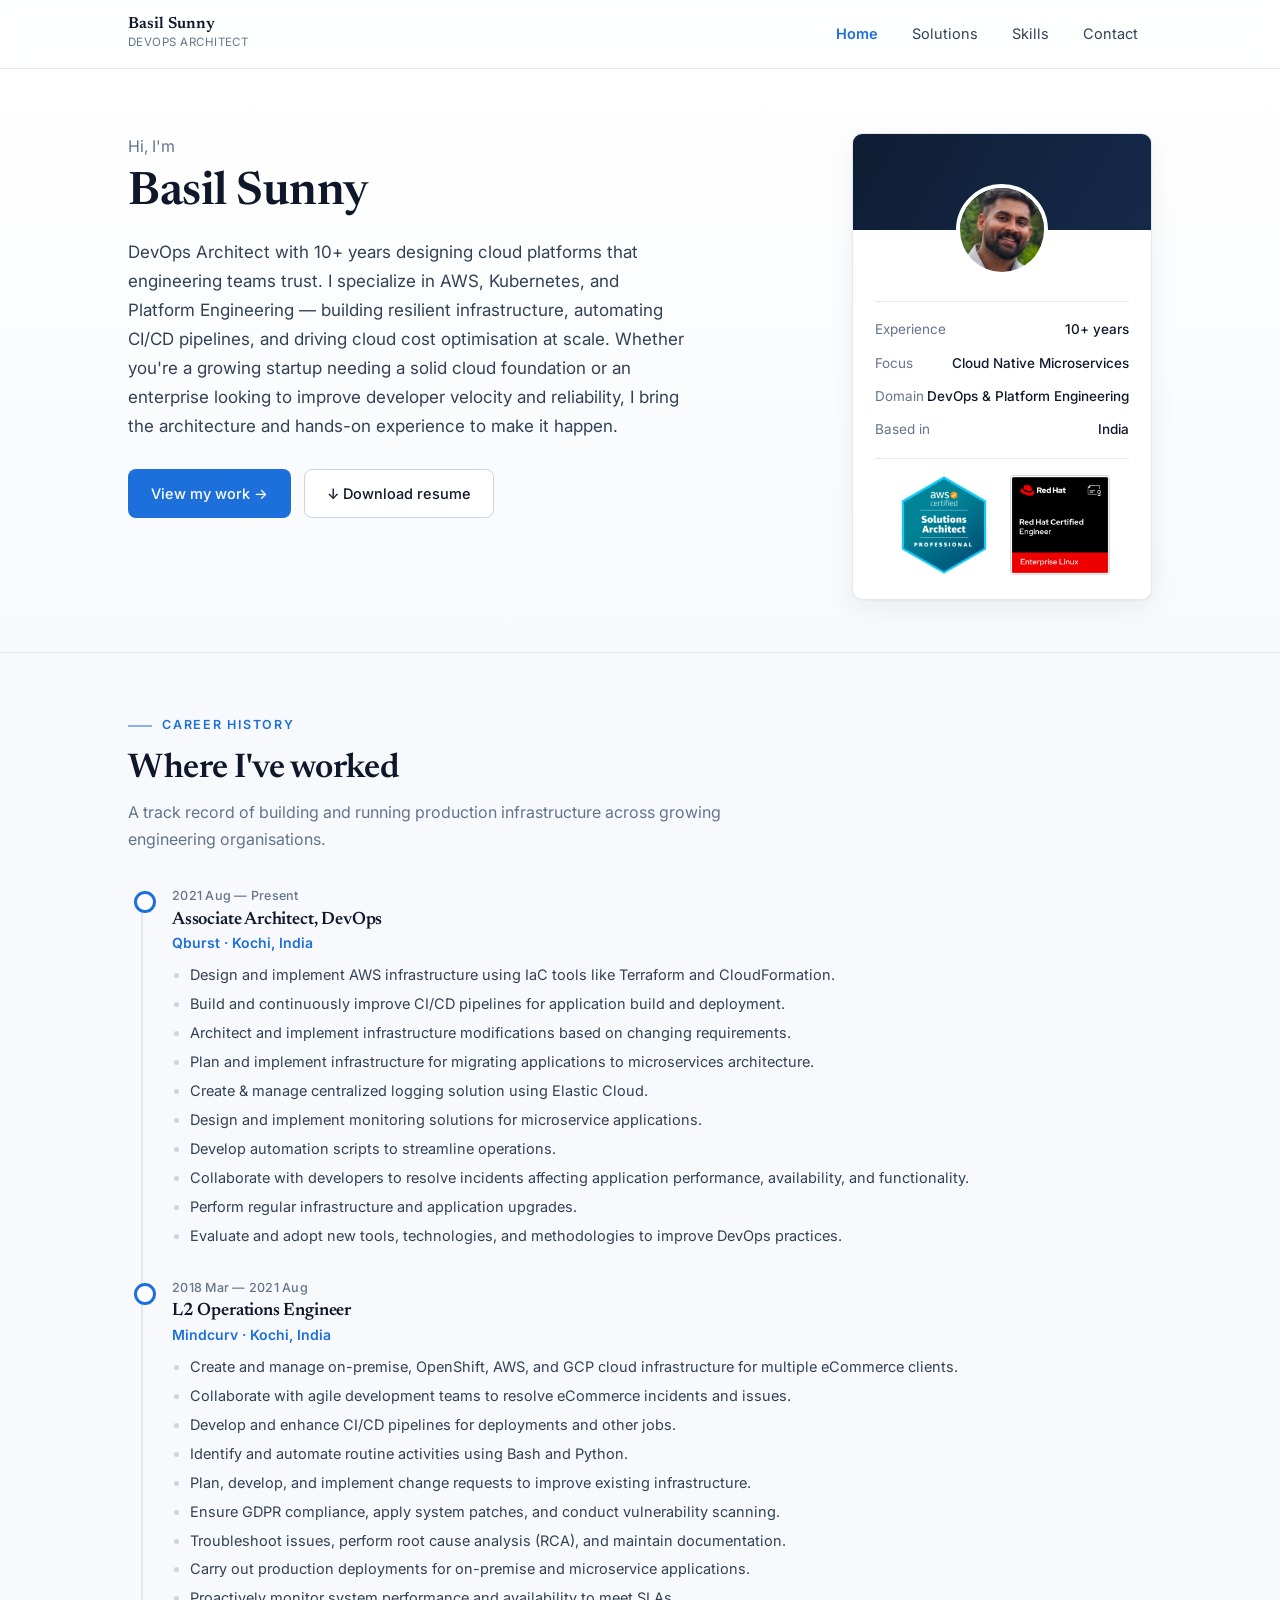
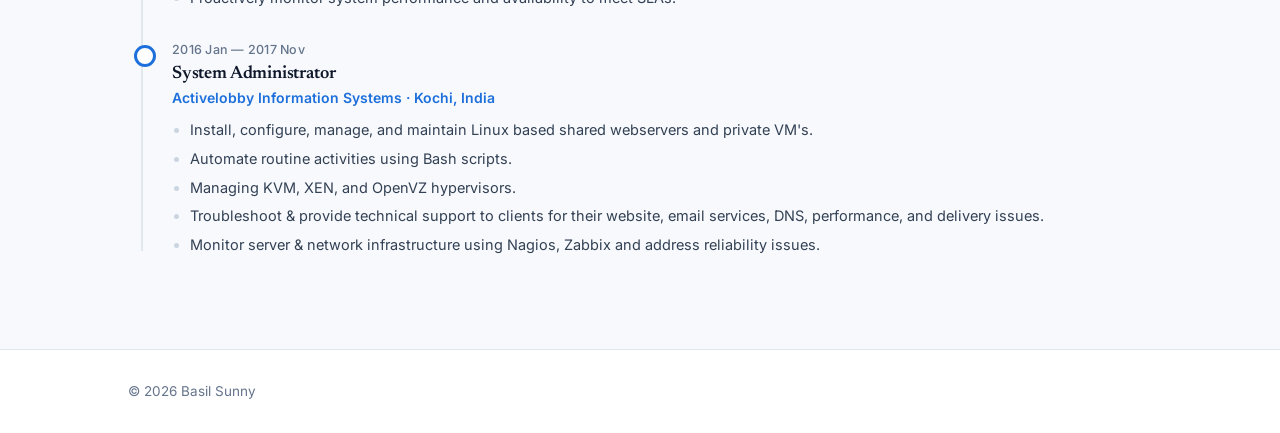
<file: index.html>
<!DOCTYPE html>
<html lang="en">
<head>
<meta charset="UTF-8">
<meta name="viewport" content="width=device-width, initial-scale=1.0">
<title>Basil Sunny — DevOps Architect</title>
<link rel="icon" href="favicon.svg" type="image/svg+xml">
<link rel="preconnect" href="https://fonts.googleapis.com">
<link rel="preconnect" href="https://fonts.gstatic.com" crossorigin>
<link href="https://fonts.googleapis.com/css2?family=Inter:wght@400;500;600&family=Newsreader:opsz,wght@6..72,400;6..72,500;6..72,600&display=swap" rel="stylesheet">
<link rel="stylesheet" href="styles.css">
</head>
<body>

<nav class="nav">
  <div class="wrap nav-in">
    <a href="index.html" class="brand">
      <span class="who"><b>Basil Sunny</b><span>DevOps Architect</span></span>
    </a>
    <div class="nav-links" id="navlinks">
      <a href="index.html" class="active">Home</a>
      <a href="problems.html">Solutions</a>
      <a href="skills.html">Skills</a>
      <a href="contact.html">Contact</a>
    </div>
    <button class="menu-btn" id="menuBtn" aria-label="Menu">≡</button>
  </div>
</nav>

<section class="pagehead">
  <div class="wrap">
    <div class="hero">
      <div>
        <div class="greeting">Hi, I'm</div>
        <h1>Basil Sunny</h1>
        <p class="lede">DevOps Architect with 10+ years designing cloud platforms that engineering teams trust. I specialize in AWS, Kubernetes, and Platform Engineering — building resilient infrastructure, automating CI/CD pipelines, and driving cloud cost optimisation at scale. Whether you're a growing startup needing a solid cloud foundation or an enterprise looking to improve developer velocity and reliability, I bring the architecture and hands-on experience to make it happen.</p>
        <div class="ctas">
          <a href="problems.html" class="btn btn-primary">View my work →</a>
          <a href="resume.pdf" class="btn btn-outline">↓ Download resume</a>
        </div>
      </div>
      <div class="profile-card reveal">
        <div class="ph"></div>
        <div class="body">
          <img src="profile.jpg" alt="Basil Sunny" class="avatar" onerror="this.style.display='none'">
          <ul>
            <li><span>Experience</span><b>10+ years</b></li>
            <li><span>Focus</span><b>Cloud Native Microservices</b></li>
            <li><span>Domain</span><b>DevOps & Platform Engineering</b></li>
            <li><span>Based in</span><b>India</b></li>
          </ul>
          <div class="certs">
            <a href="https://cp.certmetrics.com/amazon/en/public/verify/credential/7cb7b8e224434676aa46326fd87bcc3a" target="_blank" rel="noopener" title="Verify AWS Certified Solutions Architect – Professional">
              <img src="aws-sap-badge.png" alt="AWS Certified Solutions Architect – Professional badge">
            </a>
            <a href="https://rhtapps.redhat.com/verify?certId=150-174-316" target="_blank" rel="noopener" title="Verify Red Hat Certified Engineer">
              <img src="redhat-rhce-badge.png" alt="Red Hat Certified Engineer badge">
            </a>
          </div>
        </div>
      </div>
    </div>
  </div>
</section>

<section>
  <div class="wrap">
    <div class="sec-head reveal">
      <div class="eyebrow">Career history</div>
      <h2>Where I've worked</h2>
      <p>A track record of building and running production infrastructure across growing engineering organisations.</p>
    </div>

    <div class="timeline">
      <div class="job reveal">
        <div class="when">2021 Aug — Present</div>
        <h3>Associate Architect, DevOps</h3>
        <div class="co">Qburst · Kochi, India</div>
        <ul>
          <li>Design and implement AWS infrastructure using IaC tools like Terraform and CloudFormation.</li>
          <li>Build and continuously improve CI/CD pipelines for application build and deployment.</li>
          <li>Architect and implement infrastructure modifications based on changing requirements.</li>
          <li>Plan and implement infrastructure for migrating applications to microservices architecture.</li>
          <li>Create & manage centralized logging solution using Elastic Cloud.</li>
          <li>Design and implement monitoring solutions for microservice applications.</li>
          <li>Develop automation scripts to streamline operations.</li>
          <li>Collaborate with developers to resolve incidents affecting application performance, availability, and functionality.</li>
          <li>Perform regular infrastructure and application upgrades.</li>
          <li>Evaluate and adopt new tools, technologies, and methodologies to improve DevOps practices.</li>
        </ul>
      </div>
      <div class="job reveal">
        <div class="when">2018 Mar — 2021 Aug</div>
        <h3>L2 Operations Engineer</h3>
        <div class="co">Mindcurv · Kochi, India</div>
        <ul>
        <li>Create and manage on-premise, OpenShift, AWS, and GCP cloud infrastructure for multiple eCommerce clients.</li>
        <li>Collaborate with agile development teams to resolve eCommerce incidents and issues.</li>
        <li>Develop and enhance CI/CD pipelines for deployments and other jobs.</li>
        <li>Identify and automate routine activities using Bash and Python.</li>
        <li>Plan, develop, and implement change requests to improve existing infrastructure.</li>
        <li>Ensure GDPR compliance, apply system patches, and conduct vulnerability scanning.</li>
        <li>Troubleshoot issues, perform root cause analysis (RCA), and maintain documentation.</li>
        <li>Carry out production deployments for on-premise and microservice applications.</li>
        <li>Proactively monitor system performance and availability to meet SLAs.</li>
        </ul>
      </div>
      <div class="job reveal">
        <div class="when">2016 Jan — 2017 Nov</div>
        <h3>System Administrator</h3>
        <div class="co">Activelobby Information Systems · Kochi, India</div>
        <ul>
          <li>Install, configure, manage, and maintain Linux based shared webservers and private VM's.</li>
          <li>Automate routine activities using Bash scripts.</li>
          <li>Managing KVM, XEN, and OpenVZ hypervisors.</li>
          <li>Troubleshoot & provide technical support to clients for their website, email services, DNS, performance, and delivery issues.</li>
          <li>Monitor server & network infrastructure using Nagios, Zabbix and address reliability issues.</li>
        </ul>
      </div>
    </div>
  </div>
</section>

<footer>
  <div class="wrap foot-in">
    <span>© 2026 Basil Sunny</span>
  </div>
</footer>

<script src="app.js"></script>
</body>
</html>
</file>
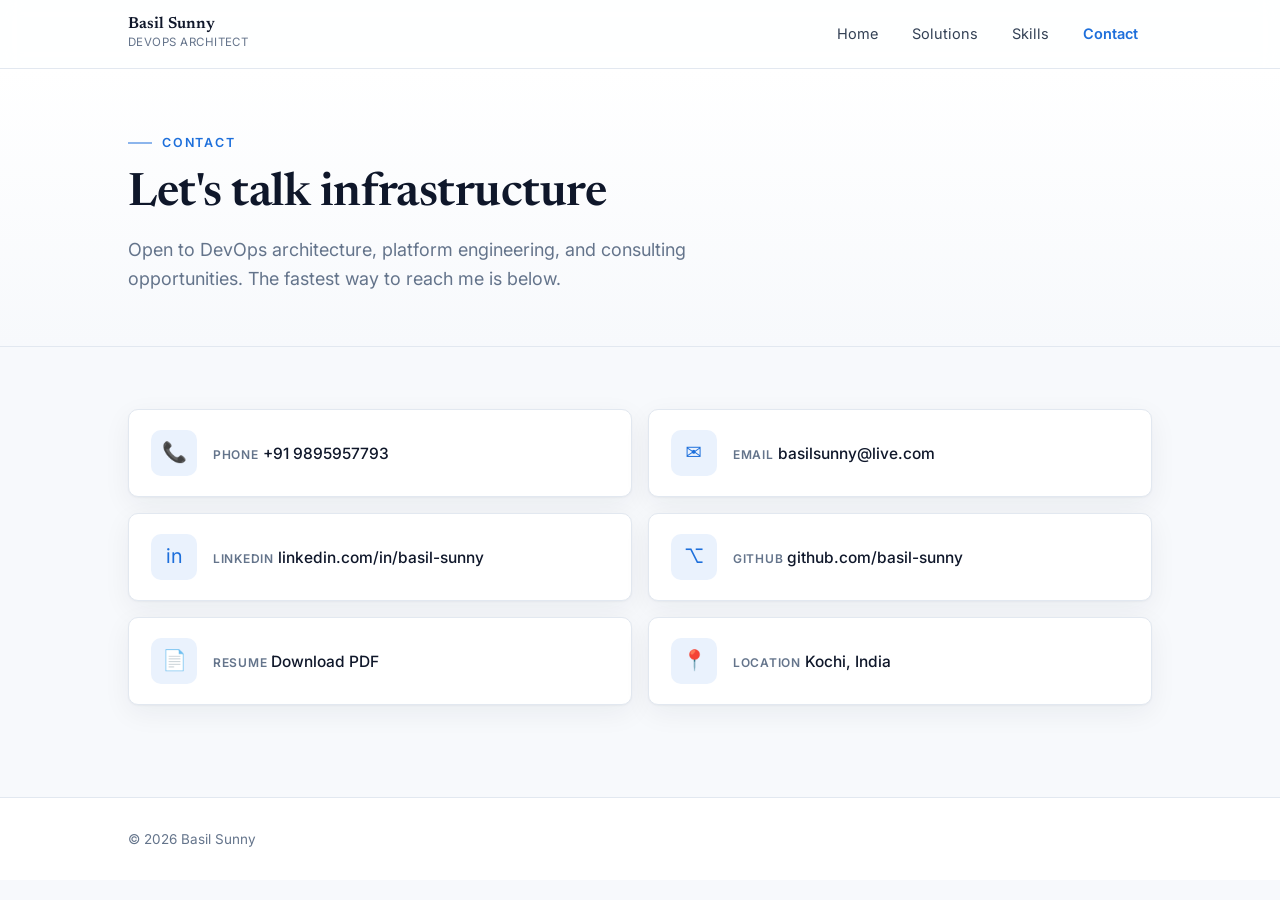
<file: contact.html>
<!DOCTYPE html>
<html lang="en">
<head>
<meta charset="UTF-8">
<meta name="viewport" content="width=device-width, initial-scale=1.0">
<title>Contact — Basil Sunny</title>
<link rel="icon" href="favicon.svg" type="image/svg+xml">
<link rel="preconnect" href="https://fonts.googleapis.com">
<link rel="preconnect" href="https://fonts.gstatic.com" crossorigin>
<link href="https://fonts.googleapis.com/css2?family=Inter:wght@400;500;600&family=Newsreader:opsz,wght@6..72,400;6..72,500;6..72,600&display=swap" rel="stylesheet">
<link rel="stylesheet" href="styles.css">
</head>
<body>

<nav class="nav">
  <div class="wrap nav-in">
    <a href="index.html" class="brand">
      <span class="who"><b>Basil Sunny</b><span>DevOps Architect</span></span>
    </a>
    <div class="nav-links" id="navlinks">
      <a href="index.html">Home</a>
      <a href="problems.html">Solutions</a>
      <a href="skills.html">Skills</a>
      <a href="contact.html" class="active">Contact</a>
    </div>
    <button class="menu-btn" id="menuBtn" aria-label="Menu">≡</button>
  </div>
</nav>

<section class="pagehead">
  <div class="wrap">
    <div class="eyebrow">Contact</div>
    <h1>Let's talk infrastructure</h1>
    <p class="sub">Open to DevOps architecture, platform engineering, and consulting opportunities. The fastest way to reach me is below.</p>
  </div>
</section>

<section>
  <div class="wrap">
    <div class="contact-grid">
      <a class="cwidget reveal" href="tel:+919895957793">
        <span class="ic">📞</span>
        <span><span class="k">Phone</span><span class="v"> +91 9895957793</span></span>
      </a>
      <a class="cwidget reveal" href="mailto:basilsunny@live.com">
        <span class="ic">✉️</span>
        <span><span class="k">Email</span><span class="v"> basilsunny@live.com</span></span>
      </a>
      <a class="cwidget reveal" href="https://linkedin.com/in/basil-sunny" target="_blank" rel="noopener">
        <span class="ic">in</span>
        <span><span class="k">LinkedIn</span><span class="v"> linkedin.com/in/basil-sunny</span></span>
      </a>
      <a class="cwidget reveal" href="https://github.com/basil-sunny" target="_blank" rel="noopener">
        <span class="ic">⌥</span>
        <span><span class="k">GitHub</span><span class="v"> github.com/basil-sunny</span></span>
      </a>
      <a class="cwidget reveal" href="resume.pdf">
        <span class="ic">📄</span>
        <span><span class="k">Resume</span><span class="v"> Download PDF</span></span>
      </a>
      <a class="cwidget reveal" href="#">
        <span class="ic">📍</span>
        <span><span class="k">Location</span><span class="v"> Kochi, India</span></span>
      </a>
    </div>
  </div>
</section>

<footer>
  <div class="wrap foot-in">
    <span>© 2026 Basil Sunny</span>
  </div>
</footer>

<script src="app.js"></script>
</body>
</html>
</file>
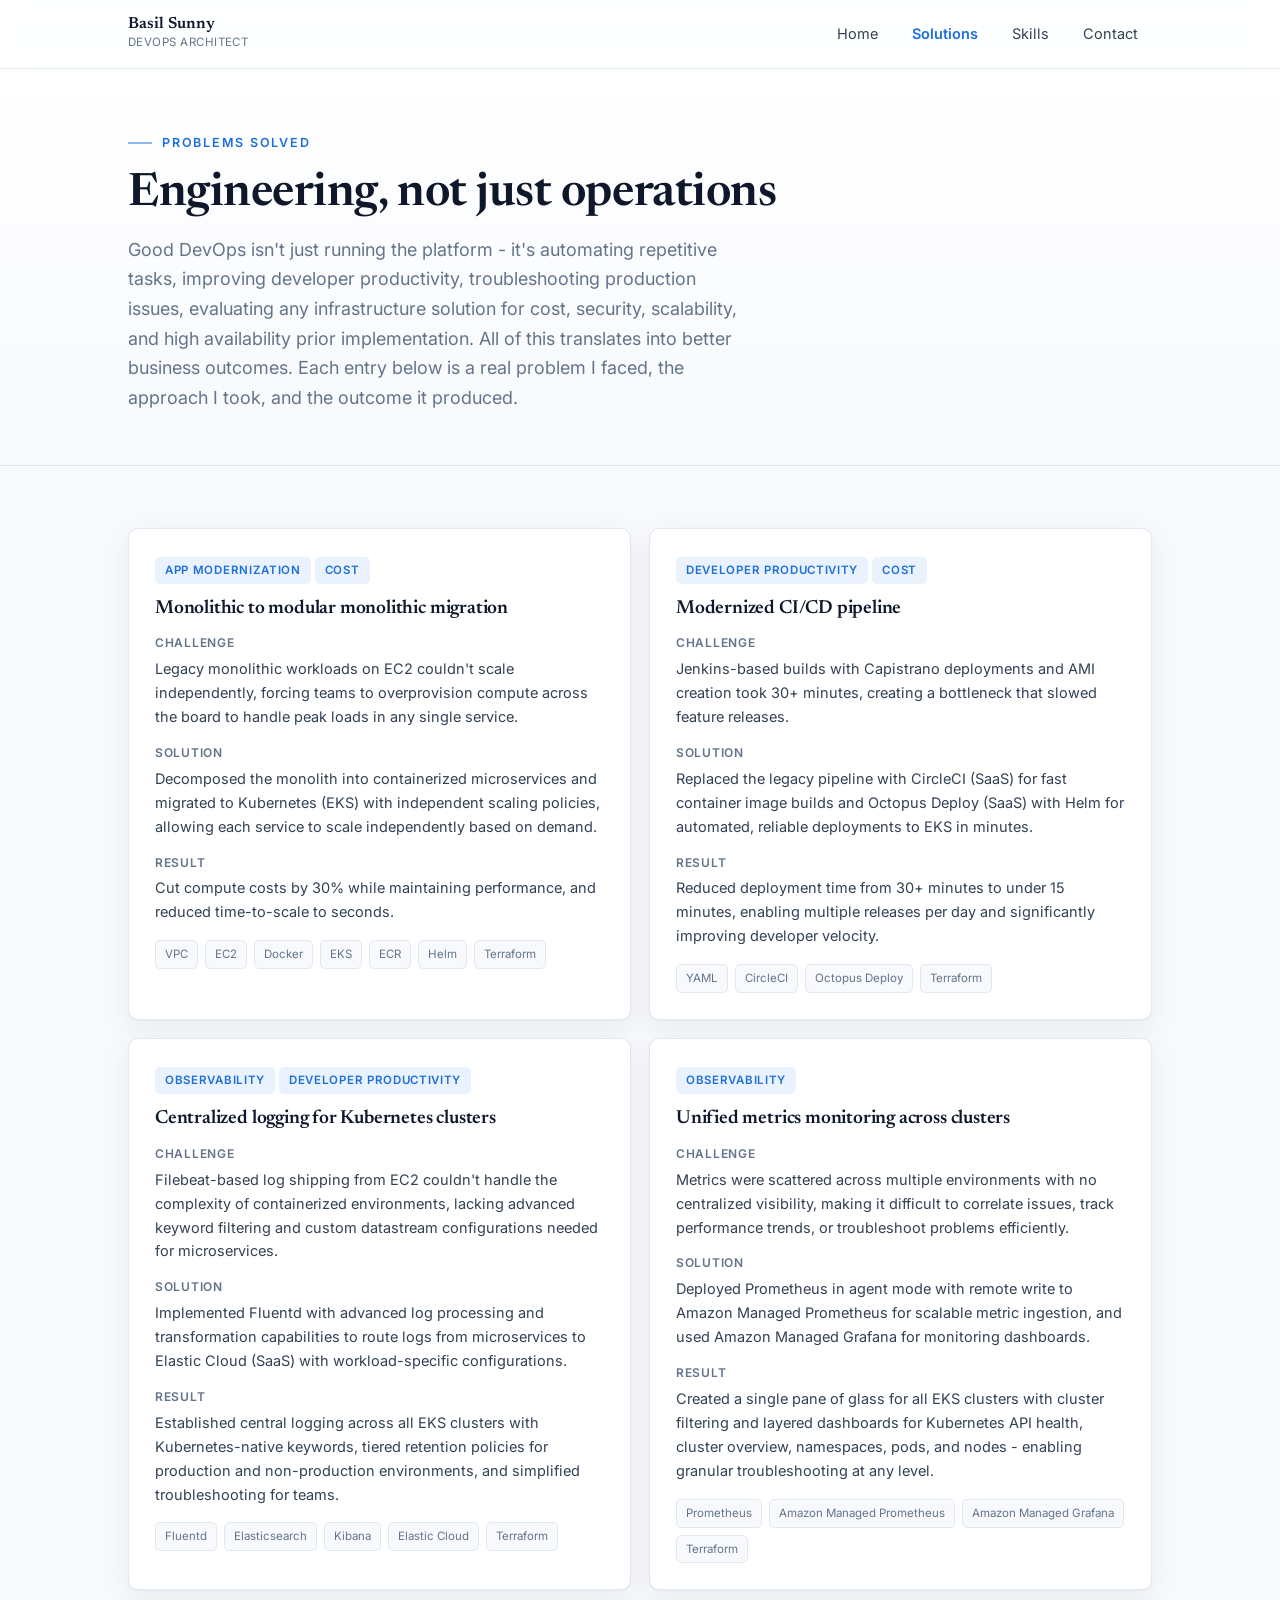
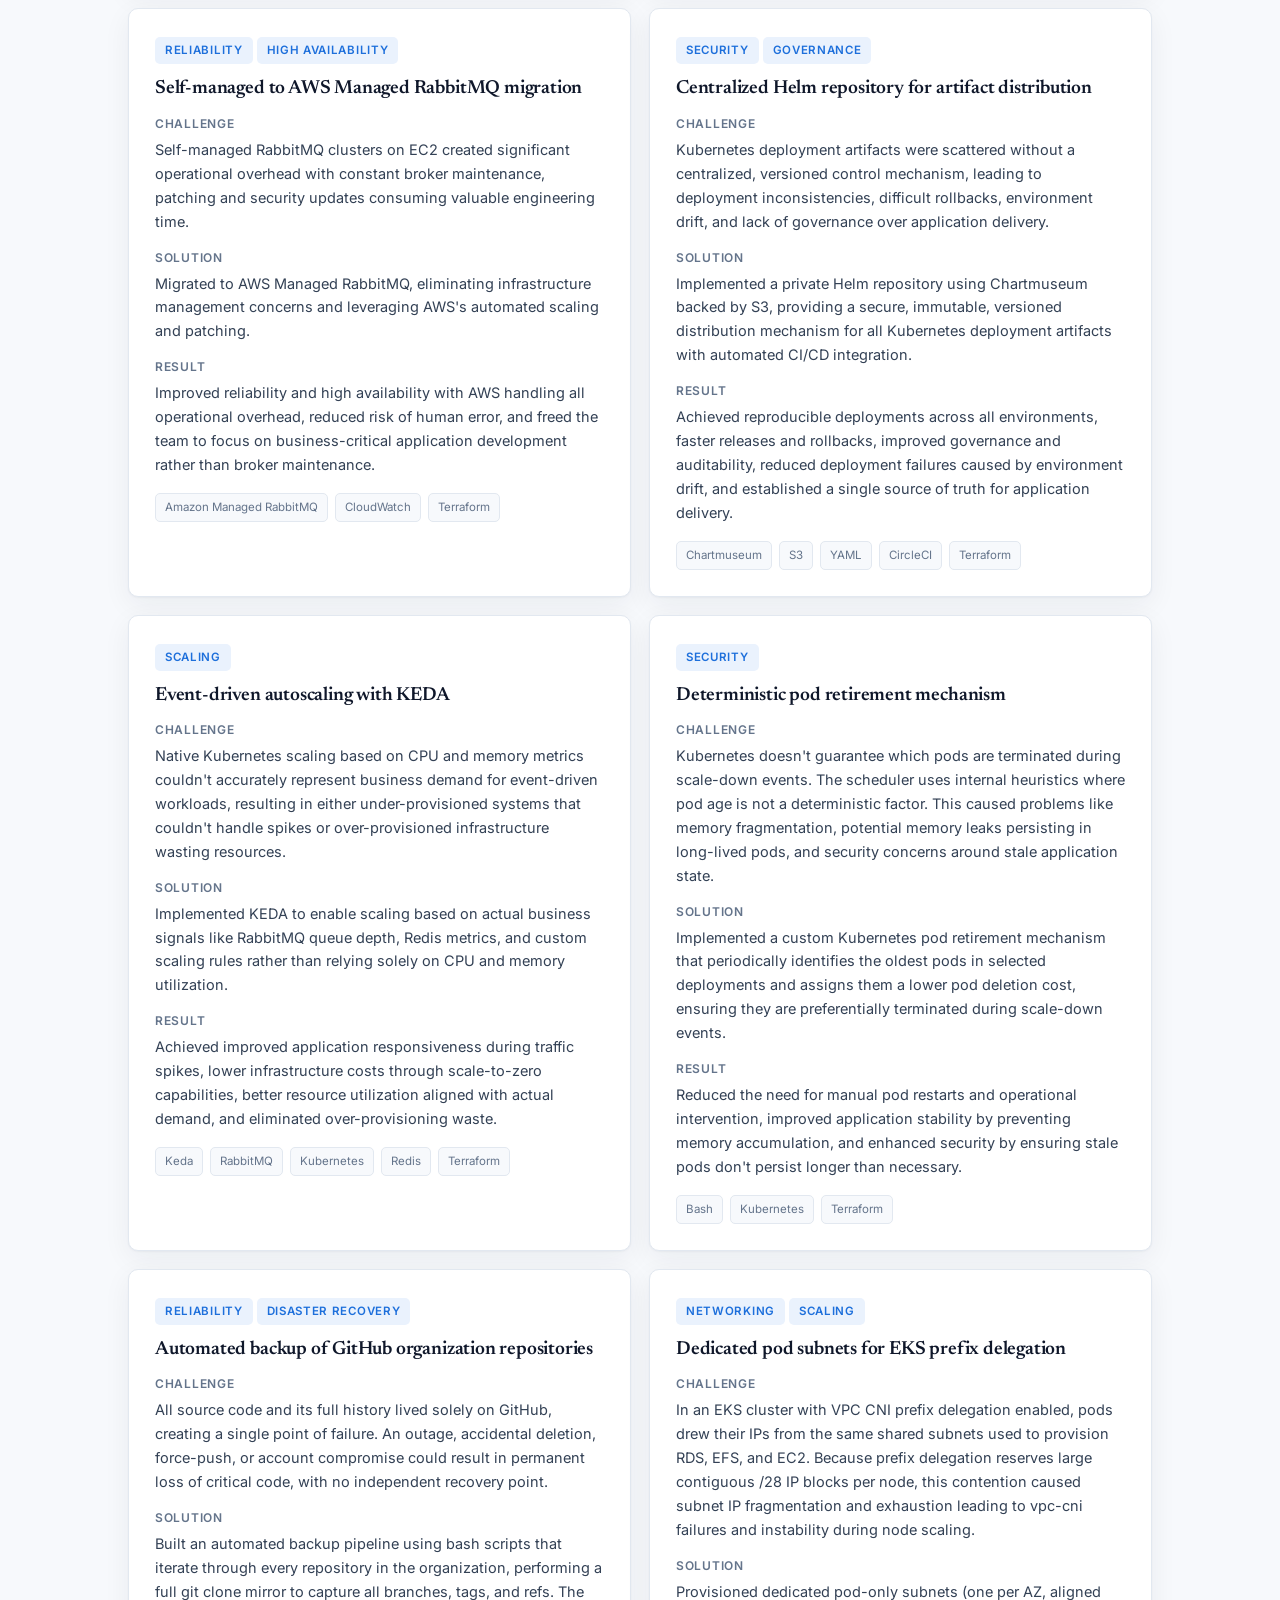
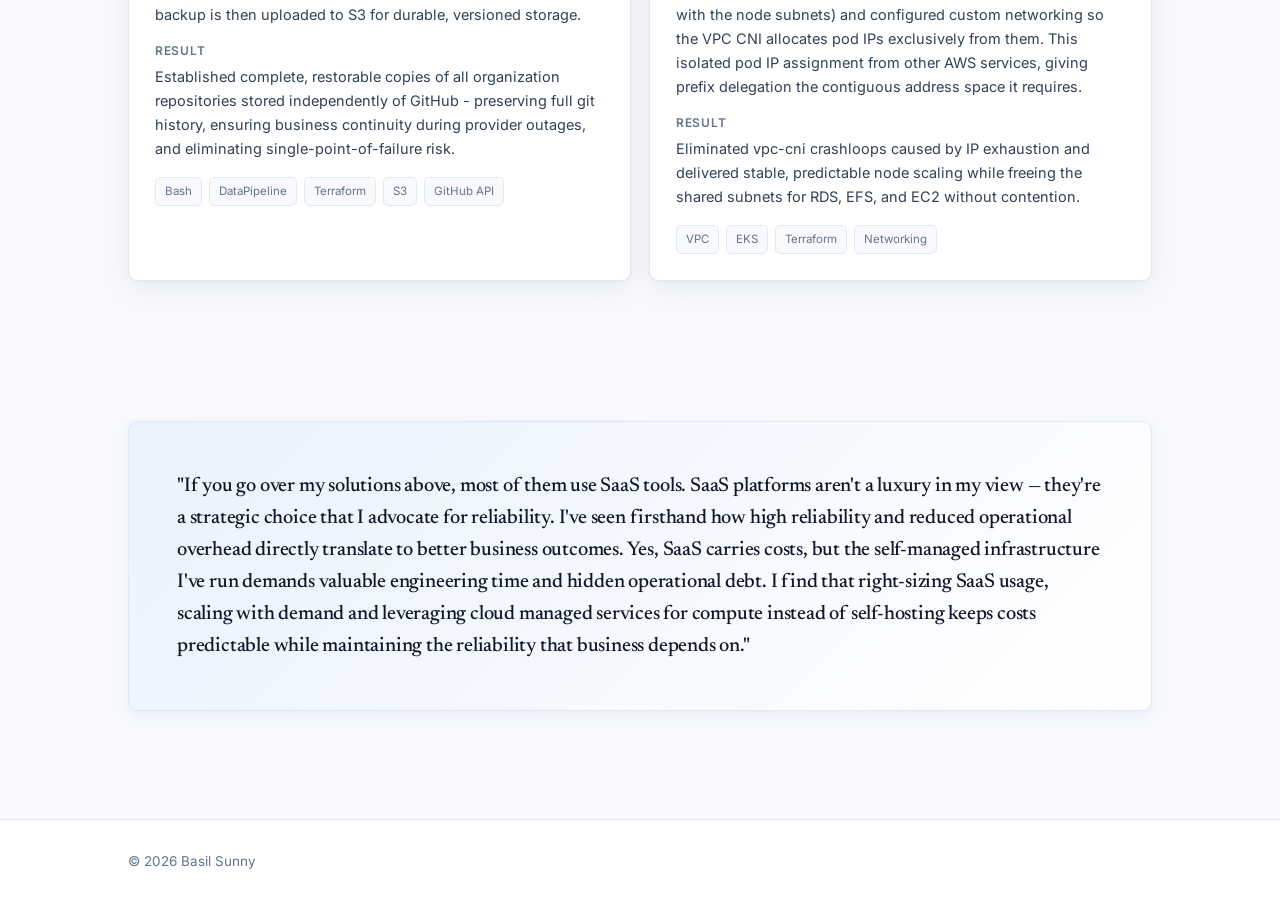
<file: problems.html>
<!DOCTYPE html>
<html lang="en">
<head>
<meta charset="UTF-8">
<meta name="viewport" content="width=device-width, initial-scale=1.0">
<title>Solutions — Basil Sunny</title>
<link rel="icon" href="favicon.svg" type="image/svg+xml">
<link rel="preconnect" href="https://fonts.googleapis.com">
<link rel="preconnect" href="https://fonts.gstatic.com" crossorigin>
<link href="https://fonts.googleapis.com/css2?family=Inter:wght@400;500;600&family=Newsreader:opsz,wght@6..72,400;6..72,500;6..72,600&display=swap" rel="stylesheet">
<link rel="stylesheet" href="styles.css">
<style>
/* SaaS advocacy section */
.saas-callout{background:linear-gradient(135deg,#eaf2fd,#fff);border:1px solid var(--line);border-radius:var(--radius);
  padding:48px;margin:16px 0;box-shadow:0 4px 12px rgba(29,111,219,.08)}
.saas-callout blockquote{margin:0;font-family:"Newsreader","Georgia",serif;font-size:20px;
  color:var(--ink);line-height:1.6;font-weight:500;letter-spacing:-.01em}
.saas-callout .highlight{color:var(--accent);font-weight:600}
.saas-callout p{font-size:15px;color:var(--slate);margin-top:20px;line-height:1.7}
.saas-callout p strong{color:var(--ink);font-weight:600}
@media(max-width:768px){
  .saas-callout{padding:32px;margin:40px 0}
  .saas-callout blockquote{font-size:18px}
}
</style>
</head>
<body>

<nav class="nav">
  <div class="wrap nav-in">
    <a href="index.html" class="brand">
      <span class="who"><b>Basil Sunny</b><span>DevOps Architect</span></span>
    </a>
    <div class="nav-links" id="navlinks">
      <a href="index.html">Home</a>
      <a href="problems.html" class="active">Solutions</a>
      <a href="skills.html">Skills</a>
      <a href="contact.html">Contact</a>
    </div>
    <button class="menu-btn" id="menuBtn" aria-label="Menu">≡</button>
  </div>
</nav>

<section class="pagehead">
  <div class="wrap">
    <div class="eyebrow">Problems Solved</div>
    <h1>Engineering, not just operations</h1>
    <p class="sub">Good DevOps isn't just running the platform - it's automating repetitive tasks, improving developer productivity, troubleshooting production issues, evaluating any infrastructure solution for cost, security, scalability, and high availability prior implementation. All of this translates into better business outcomes. Each entry below is a real problem I faced, the approach I took, and the outcome it produced.</p>
  </div>
</section>

<section>
  <div class="wrap">
    <div class="grid cols-2">

      <div class="card problem reveal">
        <span class="tag">App Modernization</span>
        <span class="tag">Cost</span>
        <h3>Monolithic to modular monolithic migration</h3>
        <div class="lbl">Challenge</div>
        <p>Legacy monolithic workloads on EC2 couldn't scale independently, forcing teams to overprovision compute across the board to handle peak loads in any single service.</p>
        <div class="lbl">Solution</div>
        <p>Decomposed the monolith into containerized microservices and migrated to Kubernetes (EKS) with independent scaling policies, allowing each service to scale independently based on demand.</p>
        <div class="lbl">Result</div>
        <p>Cut compute costs by 30% while maintaining performance, and reduced time-to-scale to seconds.</p>
        <div class="stack"><span>VPC</span><span>EC2</span><span>Docker</span><span>EKS</span><span>ECR</span><span>Helm</span><span>Terraform</span></div>
      </div>

      <div class="card problem reveal">
        <span class="tag">Developer Productivity</span>
        <span class="tag">Cost</span>
        <h3>Modernized CI/CD pipeline </h3>
        <div class="lbl">Challenge</div>
        <p>Jenkins-based builds with Capistrano deployments and AMI creation took 30+ minutes, creating a bottleneck that slowed feature releases.</p>
        <div class="lbl">Solution</div>
        <p>Replaced the legacy pipeline with CircleCI (SaaS) for fast container image builds and Octopus Deploy (SaaS) with Helm for automated, reliable deployments to EKS in minutes.</p>
        <div class="lbl">Result</div>
        <p>Reduced deployment time from 30+ minutes to under 15 minutes, enabling multiple releases per day and significantly improving developer velocity.</p>
        <div class="stack"><span>YAML</span><span>CircleCI</span><span>Octopus Deploy</span><span>Terraform</span></div>
      </div>

      <div class="card problem reveal">
        <span class="tag">Observability</span>
        <span class="tag">Developer Productivity</span>
        <h3>Centralized logging for Kubernetes clusters</h3>
        <div class="lbl">Challenge</div>
        <p>Filebeat-based log shipping from EC2 couldn't handle the complexity of containerized environments, lacking advanced keyword filtering and custom datastream configurations needed for microservices.</p>
        <div class="lbl">Solution</div>
        <p>Implemented Fluentd with advanced log processing and transformation capabilities to route logs from microservices to Elastic Cloud (SaaS) with workload-specific configurations.</p>
        <div class="lbl">Result</div>
        <p>Established central logging across all EKS clusters with Kubernetes-native keywords, tiered retention policies for production and non-production environments, and simplified troubleshooting for teams.</p>
        <div class="stack"><span>Fluentd</span><span>Elasticsearch</span><span>Kibana</span><span>Elastic Cloud</span><span>Terraform</span></div>
      </div>

      <div class="card problem reveal">
        <span class="tag">Observability</span>
        <h3>Unified metrics monitoring across clusters</h3>
        <div class="lbl">Challenge</div>
        <p>Metrics were scattered across multiple environments with no centralized visibility, making it difficult to correlate issues, track performance trends, or troubleshoot problems efficiently.</p>
        <div class="lbl">Solution</div>
        <p>Deployed Prometheus in agent mode with remote write to Amazon Managed Prometheus for scalable metric ingestion, and used Amazon Managed Grafana for monitoring dashboards.</p>
        <div class="lbl">Result</div>
        <p>Created a single pane of glass for all EKS clusters with cluster filtering and layered dashboards for Kubernetes API health, cluster overview, namespaces, pods, and nodes - enabling granular troubleshooting at any level.</p>
        <div class="stack"><span>Prometheus</span><span>Amazon Managed Prometheus</span><span>Amazon Managed Grafana</span><span>Terraform</span></div>
      </div>

      <div class="card problem reveal">
        <span class="tag">Reliability</span>
        <span class="tag">High Availability</span>
        <h3>Self-managed to AWS Managed RabbitMQ migration</h3>
        <div class="lbl">Challenge</div>
        <p>Self-managed RabbitMQ clusters on EC2 created significant operational overhead with constant broker maintenance, patching and security updates consuming valuable engineering time.</p>
        <div class="lbl">Solution</div>
        <p>Migrated to AWS Managed RabbitMQ, eliminating infrastructure management concerns and leveraging AWS's automated scaling and patching.</p>
        <div class="lbl">Result</div>
        <p>Improved reliability and high availability with AWS handling all operational overhead, reduced risk of human error, and freed the team to focus on business-critical application development rather than broker maintenance.</p>
        <div class="stack"><span>Amazon Managed RabbitMQ</span><span>CloudWatch</span><span>Terraform</span></div>
      </div>

      <div class="card problem reveal">
        <span class="tag">Security</span>
        <span class="tag">Governance</span>
        <h3>Centralized Helm repository for artifact distribution</h3>
        <div class="lbl">Challenge</div>
        <p>Kubernetes deployment artifacts were scattered without a centralized, versioned control mechanism, leading to deployment inconsistencies, difficult rollbacks, environment drift, and lack of governance over application delivery.</p>
        <div class="lbl">Solution</div>
        <p>Implemented a private Helm repository using Chartmuseum backed by S3, providing a secure, immutable, versioned distribution mechanism for all Kubernetes deployment artifacts with automated CI/CD integration.</p>
        <div class="lbl">Result</div>
        <p>Achieved reproducible deployments across all environments, faster releases and rollbacks, improved governance and auditability, reduced deployment failures caused by environment drift, and established a single source of truth for application delivery.</p>
        <div class="stack"><span>Chartmuseum</span><span>S3</span><span>YAML</span><span>CircleCI</span><span>Terraform</span></div>
      </div>

      <div class="card problem reveal">
        <span class="tag">Scaling</span>
        <h3>Event-driven autoscaling with KEDA</h3>
        <div class="lbl">Challenge</div>
        <p>Native Kubernetes scaling based on CPU and memory metrics couldn't accurately represent business demand for event-driven workloads, resulting in either under-provisioned systems that couldn't handle spikes or over-provisioned infrastructure wasting resources.</p>
        <div class="lbl">Solution</div>
        <p>Implemented KEDA to enable scaling based on actual business signals like RabbitMQ queue depth, Redis metrics, and custom scaling rules rather than relying solely on CPU and memory utilization.</p>
        <div class="lbl">Result</div>
        <p>Achieved improved application responsiveness during traffic spikes, lower infrastructure costs through scale-to-zero capabilities, better resource utilization aligned with actual demand, and eliminated over-provisioning waste.</p>
        <div class="stack"><span>Keda</span><span>RabbitMQ</span><span>Kubernetes</span><span>Redis</span><span>Terraform</span></div>
      </div>

      <div class="card problem reveal">
        <span class="tag">Security</span>
        <h3>Deterministic pod retirement mechanism</h3>
        <div class="lbl">Challenge</div>
        <p>Kubernetes doesn't guarantee which pods are terminated during scale-down events. The scheduler uses internal heuristics where pod age is not a deterministic factor. This caused problems like memory fragmentation, potential memory leaks persisting in long-lived pods, and security concerns around stale application state.</p>
        <div class="lbl">Solution</div>
        <p>Implemented a custom Kubernetes pod retirement mechanism that periodically identifies the oldest pods in selected deployments and assigns them a lower pod deletion cost, ensuring they are preferentially terminated during scale-down events.</p>
        <div class="lbl">Result</div>
        <p>Reduced the need for manual pod restarts and operational intervention, improved application stability by preventing memory accumulation, and enhanced security by ensuring stale pods don't persist longer than necessary.</p>
        <div class="stack"><span>Bash</span><span>Kubernetes</span><span>Terraform</span></div>
      </div>

      <div class="card problem reveal">
        <span class="tag">Reliability</span>
        <span class="tag">Disaster Recovery</span>
        <h3>Automated backup of GitHub organization repositories</h3>
        <div class="lbl">Challenge</div>
        <p>All source code and its full history lived solely on GitHub, creating a single point of failure. An outage, accidental deletion, force-push, or account compromise could result in permanent loss of critical code, with no independent recovery point.</p>
        <div class="lbl">Solution</div>
        <p>Built an automated backup pipeline using bash scripts that iterate through every repository in the organization, performing a full git clone mirror to capture all branches, tags, and refs. The backup is then uploaded to S3 for durable, versioned storage.</p>
        <div class="lbl">Result</div>
        <p>Established complete, restorable copies of all organization repositories stored independently of GitHub - preserving full git history, ensuring business continuity during provider outages, and eliminating single-point-of-failure risk.</p>
        <div class="stack"><span>Bash</span><span>DataPipeline</span><span>Terraform</span><span>S3</span><span>GitHub API</span></div>
      </div>

      <div class="card problem reveal">
        <span class="tag">Networking</span>
        <span class="tag">Scaling</span>
        <h3>Dedicated pod subnets for EKS prefix delegation</h3>
        <div class="lbl">Challenge</div>
        <p>In an EKS cluster with VPC CNI prefix delegation enabled, pods drew their IPs from the same shared subnets used to provision RDS, EFS, and EC2. Because prefix delegation reserves large contiguous /28 IP blocks per node, this contention caused subnet IP fragmentation and exhaustion leading to vpc-cni failures and instability during node scaling.</p>
        <div class="lbl">Solution</div>
        <p>Provisioned dedicated pod-only subnets (one per AZ, aligned with the node subnets) and configured custom networking so the VPC CNI allocates pod IPs exclusively from them. This isolated pod IP assignment from other AWS services, giving prefix delegation the contiguous address space it requires.</p>
        <div class="lbl">Result</div>
        <p>Eliminated vpc-cni crashloops caused by IP exhaustion and delivered stable, predictable node scaling while freeing the shared subnets for RDS, EFS, and EC2 without contention.</p>
        <div class="stack"><span>VPC</span><span>EKS</span><span>Terraform</span><span>Networking</span></div>
      </div>

    </div>
  </div>
</section>

<section>
  <div class="wrap">
    <div class="saas-callout reveal">
      <blockquote>"If you go over my solutions above, most of them use SaaS tools. SaaS platforms aren't a luxury in my view — they're a strategic choice that I advocate for reliability. I've seen firsthand how high reliability and reduced operational overhead directly translate to better business outcomes. Yes, SaaS carries costs, but the self-managed infrastructure I've run demands valuable engineering time and hidden operational debt. I find that right-sizing SaaS usage, scaling with demand and leveraging cloud managed services for compute instead of self-hosting keeps costs predictable while maintaining the reliability that business depends on."</blockquote>
    </div>
  </div>
</section>

<footer>
  <div class="wrap foot-in">
    <span>© 2026 Basil Sunny</span>
  </div>
</footer>

<script src="app.js"></script>
</body>
</html>
</file>
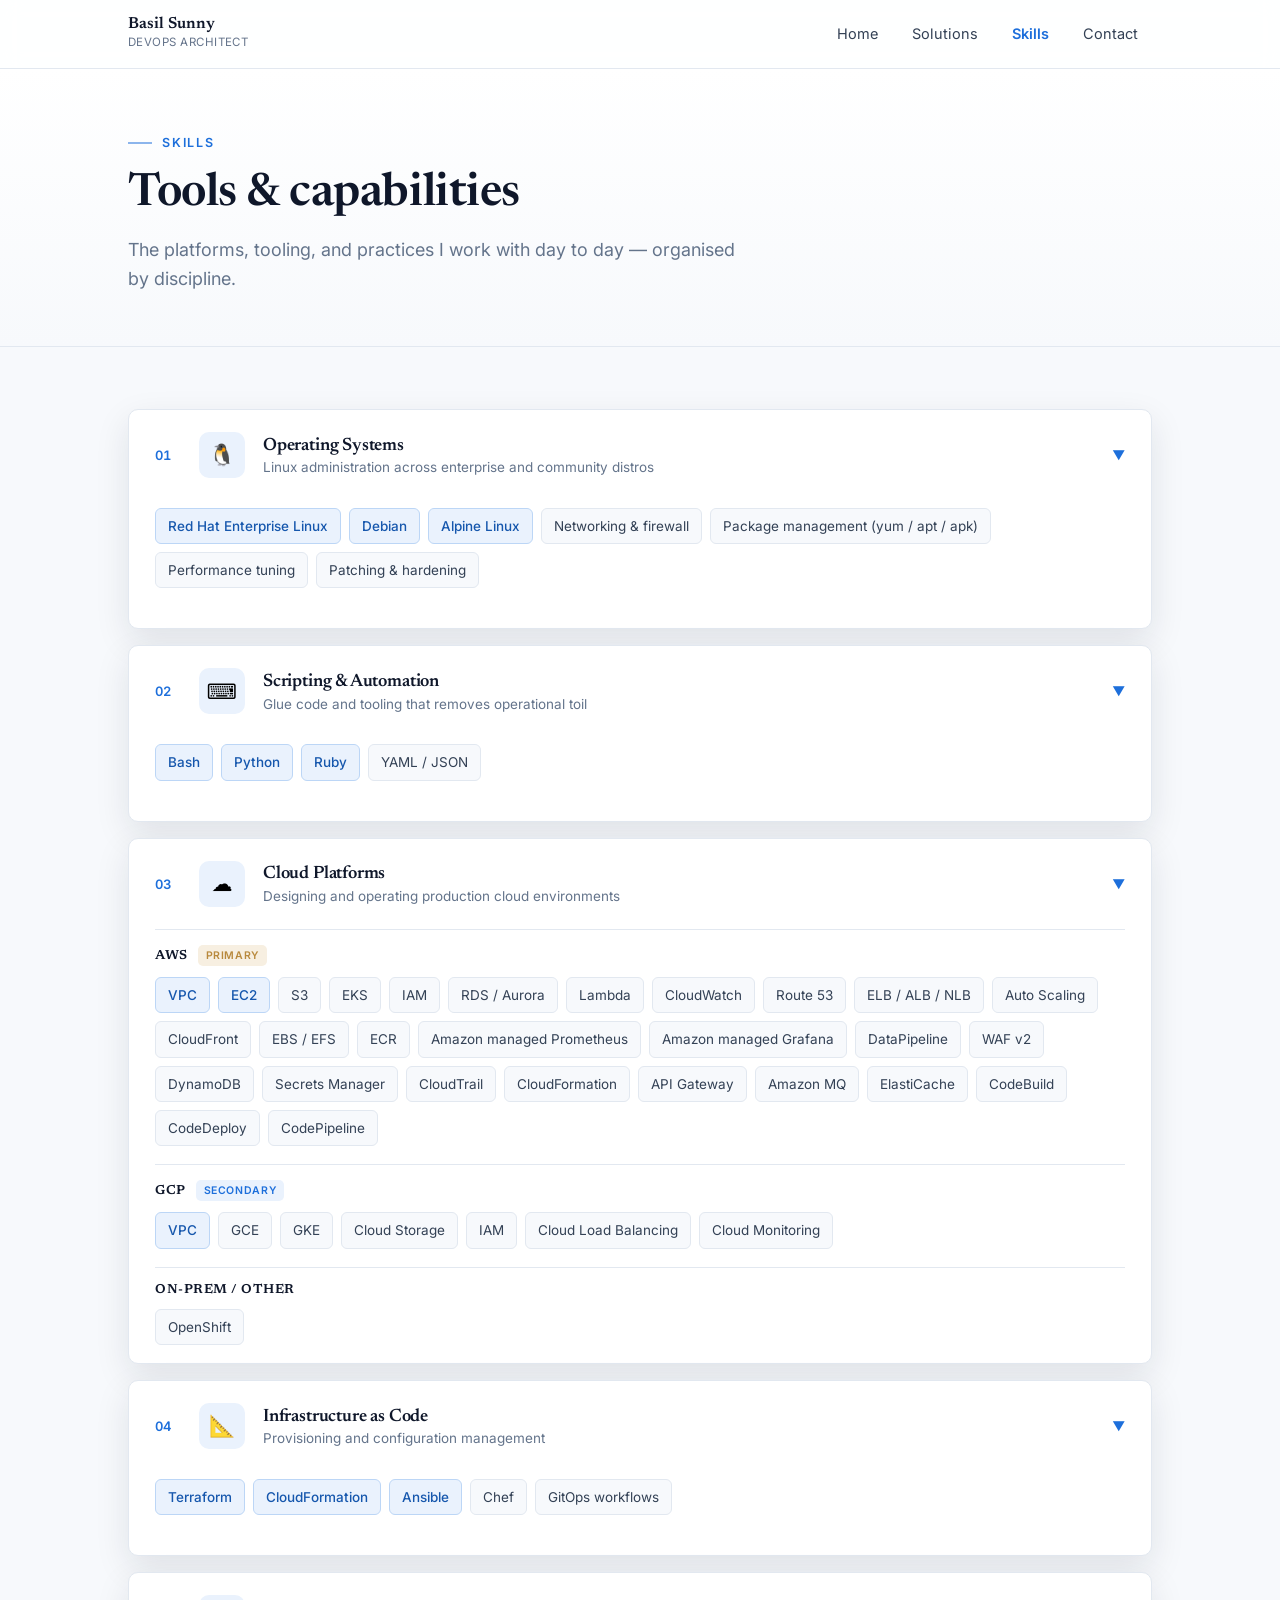
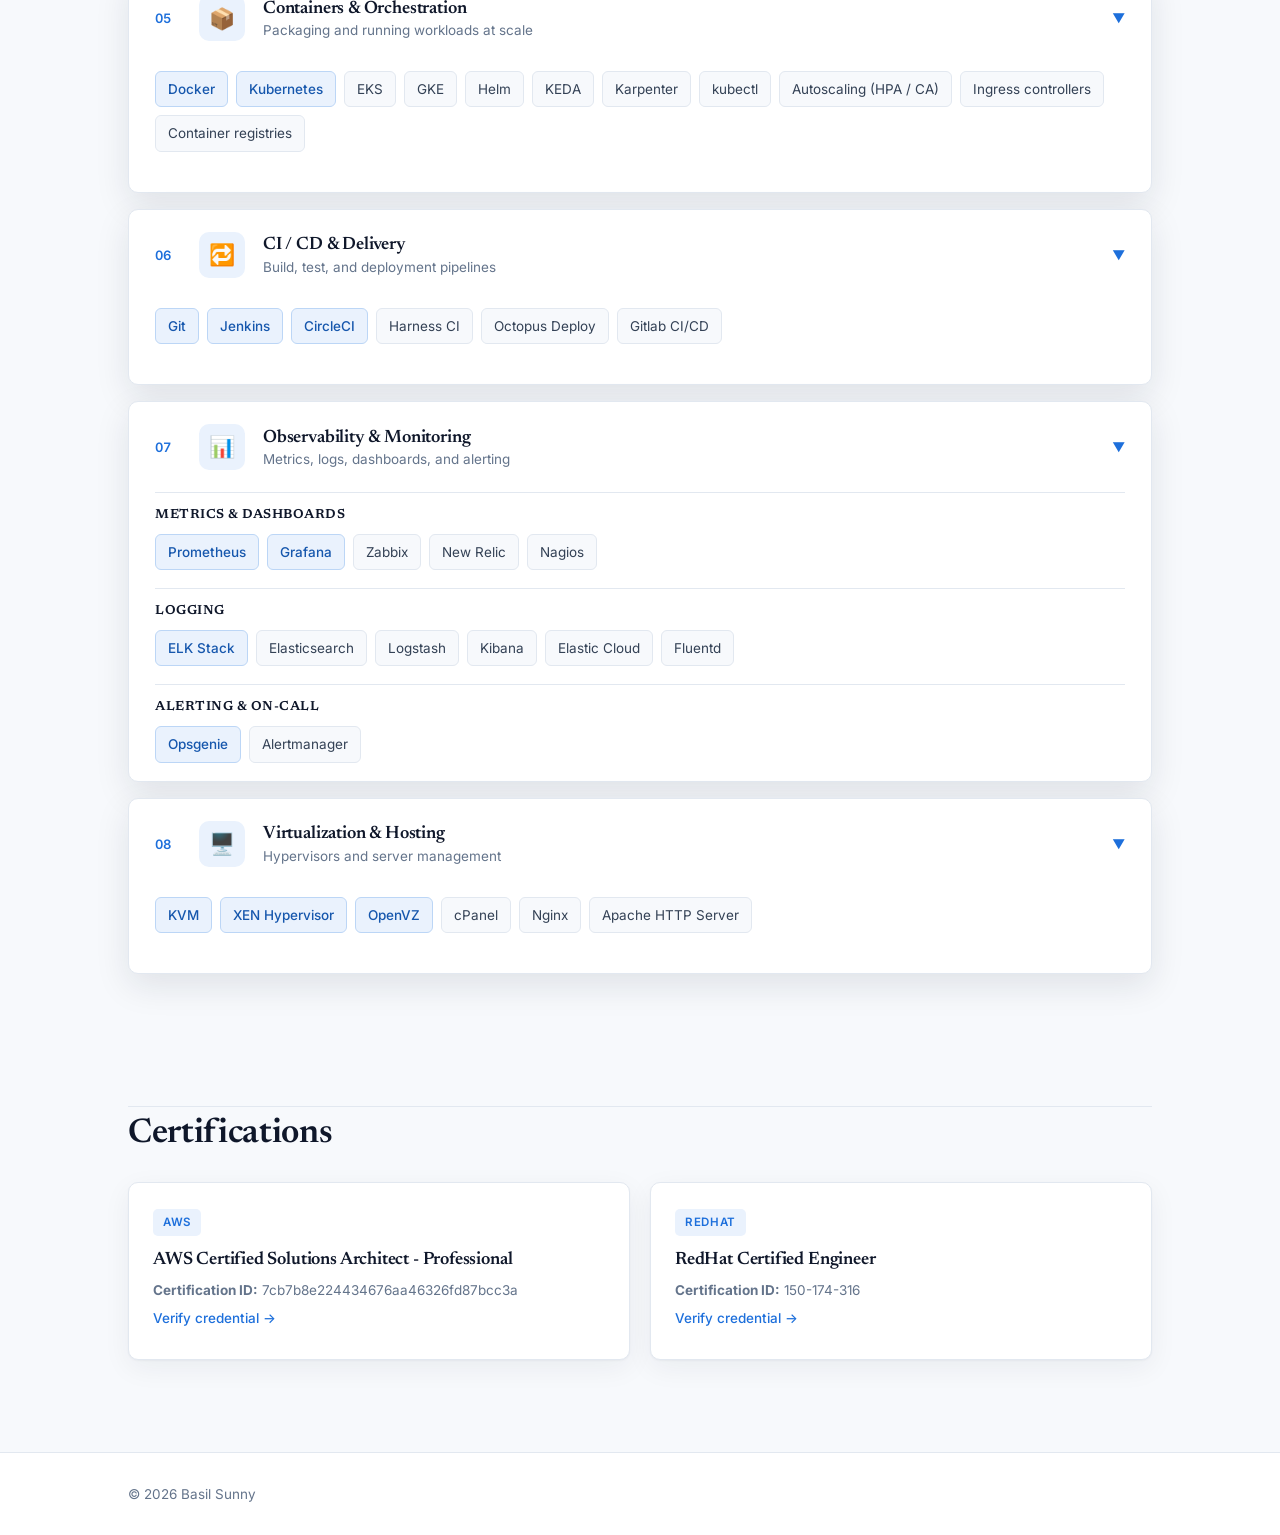
<file: skills.html>
<!DOCTYPE html>
<html lang="en">
<head>
<meta charset="UTF-8">
<meta name="viewport" content="width=device-width, initial-scale=1.0">
<title>Skills — Basil Sunny</title>
<link rel="icon" href="favicon.svg" type="image/svg+xml">
<link rel="preconnect" href="https://fonts.googleapis.com">
<link rel="preconnect" href="https://fonts.gstatic.com" crossorigin>
<link href="https://fonts.googleapis.com/css2?family=Inter:wght@400;500;600&family=Newsreader:opsz,wght@6..72,400;6..72,500;6..72,600&display=swap" rel="stylesheet">
<link rel="stylesheet" href="styles.css">
<style>
/* ===== Skills page — scoped additions (reuses global tokens) ===== */
.skills-list{display:grid;gap:16px}

.skillcat{background:var(--surface);border:1px solid var(--line);border-radius:var(--radius);
  box-shadow:var(--shadow);overflow:hidden;transition:.22s}
.skillcat:hover{border-color:var(--line-2)}
.skillcat.open{box-shadow:0 12px 34px rgba(15,30,52,.10)}

.skillcat-head{display:flex;align-items:center;gap:18px;width:100%;text-align:left;cursor:pointer;
  background:none;border:0;padding:22px 26px;font-family:inherit}
.skillcat-num{font-size:13px;font-weight:600;color:var(--accent);font-variant-numeric:tabular-nums;
  width:26px;flex-shrink:0}
.skillcat-ic{width:46px;height:46px;border-radius:10px;flex-shrink:0;display:grid;place-items:center;
  background:#eaf2fd;font-size:21px}
.skillcat-tt{flex:1;min-width:0}
.skillcat-tt h3{font-size:18px;line-height:1.25}
.skillcat-tt p{font-size:13.5px;color:var(--slate-2);margin-top:2px}
.skillcat-chev{flex-shrink:0;color:var(--slate-2);font-size:13px;transition:transform .25s ease}
.skillcat.open .skillcat-chev{transform:rotate(90deg);color:var(--accent)}

.skillcat-body{display:grid;grid-template-rows:0fr;transition:grid-template-rows .3s ease}
.skillcat.open .skillcat-body{grid-template-rows:1fr}
.skillcat-body-in{overflow:hidden}

.skillgroup{padding:0 26px}
.skillgroup-sub{display:flex;align-items:baseline;gap:10px;padding:15px 0 11px;border-top:1px solid var(--line)}
.skillgroup-sub h4{font-size:13px;font-weight:600;letter-spacing:.04em;text-transform:uppercase;color:var(--ink)}
.skillgroup-sub .badge{font-size:10.5px;font-weight:600;letter-spacing:.06em;text-transform:uppercase;
  color:var(--accent);background:#eaf2fd;border-radius:5px;padding:2px 8px}
.skillgroup-sub .badge.gold{color:var(--gold);background:#f7efe1}

.chips{display:flex;flex-wrap:wrap;gap:8px;padding-bottom:18px}
.chip{font-size:13.5px;color:var(--slate);background:var(--bg);border:1px solid var(--line);
  border-radius:6px;padding:6px 12px;transition:.15s}
.chip:hover{border-color:var(--line-2);color:var(--ink)}
.chip.lead{color:var(--accent-dk);border-color:#bcd6f6;background:#eaf2fd;font-weight:500}
.chips-flat{padding:8px 26px 22px}

@media(max-width:680px){
  .skillcat-num{display:none}
  .skillcat-head{padding:18px;gap:14px}
  .skillgroup,.chips-flat{padding-left:18px;padding-right:18px}
}

/* Certifications section */
.certifications{margin-top:8px;padding-top:8px;border-top:1px solid var(--line)}
.certifications-head{margin-bottom:28px}
.certifications-head h2{font-size:clamp(26px,3.6vw,34px);color:var(--ink)}
.certifications-grid{display:grid;grid-template-columns:repeat(auto-fit,minmax(320px,1fr));gap:20px}
.cert-card{background:var(--surface);border:1px solid var(--line);border-radius:var(--radius);
  padding:24px;box-shadow:var(--shadow);transition:.22s}
.cert-card:hover{transform:translateY(-2px);border-color:var(--line-2);box-shadow:0 10px 28px rgba(15,30,52,.08)}
.cert-card .cert-badge{display:inline-block;font-size:11.5px;font-weight:600;letter-spacing:.06em;
  text-transform:uppercase;color:var(--accent);background:#eaf2fd;border-radius:5px;padding:4px 10px;margin-bottom:14px}
.cert-card h3{font-size:18px;color:var(--ink);margin-bottom:8px}
.cert-card p{font-size:13.5px;color:var(--slate-2);margin:6px 0}
.cert-card a{color:var(--accent);font-weight:500}
</style>
</head>
<body>

<nav class="nav">
  <div class="wrap nav-in">
    <a href="index.html" class="brand">
      <span class="who"><b>Basil Sunny</b><span>DevOps Architect</span></span>
    </a>
    <div class="nav-links" id="navlinks">
      <a href="index.html">Home</a>
      <a href="problems.html">Solutions</a>
      <a href="skills.html" class="active">Skills</a>
      <a href="contact.html">Contact</a>
    </div>
    <button class="menu-btn" id="menuBtn" aria-label="Menu">≡</button>
  </div>
</nav>

<section class="pagehead">
  <div class="wrap">
    <div class="eyebrow">Skills</div>
    <h1>Tools &amp; capabilities</h1>
    <p class="sub">The platforms, tooling, and practices I work with day to day — organised by discipline. </p>
  </div>
</section>

<section>
  <div class="wrap">
    <div class="skills-list" id="skillsList"></div>
  </div>
</section>

<section>
  <div class="wrap">
    <div class="certifications">
      <div class="certifications-head">
        <h2>Certifications</h2>
      </div>
      <div class="certifications-grid">
        <div class="cert-card reveal">
          <span class="cert-badge">AWS</span>
          <h3>AWS Certified Solutions Architect - Professional</h3>
          <p><strong>Certification ID:</strong> 7cb7b8e224434676aa46326fd87bcc3a</p>
          <p><a href="https://cp.certmetrics.com/amazon/en/public/verify/credential/7cb7b8e224434676aa46326fd87bcc3a" target="_blank" rel="noopener">Verify credential →</a></p>
        </div>
        <div class="cert-card reveal">
          <span class="cert-badge">RedHat</span>
          <h3>RedHat Certified Engineer</h3>
          <p><strong>Certification ID:</strong> 150-174-316</p>
          <p><a href="https://rhtapps.redhat.com/verify?certId=150-174-316" target="_blank" rel="noopener">Verify credential →</a></p>
        </div>
      </div>
    </div>
  </div>
</section>

<footer>
  <div class="wrap foot-in">
    <span>© 2026 Basil Sunny</span>
  </div>
</footer>

<script src="app.js"></script>
<script>
/* ---------------------------------------------------------------------------
   EDIT YOUR SKILLS HERE
   - Each category has an icon, title, sub-line, and either:
       items:  a flat chip list, or
       groups: sub-categories (e.g. AWS / GCP) each with their own chips.
   - Mark a headline skill with  lead:true  to highlight it.
   - Add/remove/reorder freely — the page rebuilds automatically.
--------------------------------------------------------------------------- */
const SKILLS = [
  {
    icon:"🐧", title:"Operating Systems", sub:"Linux administration across enterprise and community distros",
    items:[
      {name:"Red Hat Enterprise Linux",lead:true},{name:"Debian",lead:true},{name:"Alpine Linux",lead:true},
      {name:"Networking & firewall"},{name:"Package management (yum / apt / apk)"},
      {name:"Performance tuning"},{name:"Patching & hardening"}
    ]
  },
  {
    icon:"⌨️", title:"Scripting & Automation", sub:"Glue code and tooling that removes operational toil",
    items:[
      {name:"Bash",lead:true},{name:"Python",lead:true},{name:"Ruby",lead:true},{name:"YAML / JSON"}
    ]
  },
  {
    icon:"☁️", title:"Cloud Platforms", sub:"Designing and operating production cloud environments",
    groups:[
      {label:"AWS", badge:"Primary", badgeGold:true, chips:[
        {name:"VPC",lead:true},{name:"EC2",lead:true},{name:"S3"},
        {name:"EKS"},{name:"IAM"},{name:"RDS / Aurora"},{name:"Lambda"},{name:"CloudWatch"},
        {name:"Route 53"},{name:"ELB / ALB / NLB"},{name:"Auto Scaling"},{name:"CloudFront"},
        {name:"EBS / EFS"},{name:"ECR"},{name:"Amazon managed Prometheus"},{name:"Amazon managed Grafana"},{name:"DataPipeline"},
        {name:"WAF v2"},{name:"DynamoDB"},{name:"Secrets Manager"},{name:"CloudTrail"},{name:"CloudFormation"},{name:"API Gateway"}, 
        {name:"Amazon MQ"}, {name:"ElastiCache"}, {name:"CodeBuild"}, {name:"CodeDeploy"}, {name:"CodePipeline"}
      ]},
      {label:"GCP", badge:"Secondary", chips:[
        {name:"VPC",lead:true},{name:"GCE"},{name:"GKE"},{name:"Cloud Storage"},
        {name:"IAM"},{name:"Cloud Load Balancing"},{name:"Cloud Monitoring"}
      ]},
      {label:"On-prem / Other", badge:"", chips:[
        {name:"OpenShift"}
      ]}
    ]
  },
  {
    icon:"📐", title:"Infrastructure as Code", sub:"Provisioning and configuration management",
    items:[
      {name:"Terraform",lead:true},{name:"CloudFormation",lead:true},{name:"Ansible",lead:true},
      {name:"Chef"},{name:"GitOps workflows"}
    ]
  },
  {
    icon:"📦", title:"Containers & Orchestration", sub:"Packaging and running workloads at scale",
    items:[
      {name:"Docker",lead:true},{name:"Kubernetes",lead:true},{name:"EKS"},{name:"GKE"},
      {name:"Helm"},{name:"KEDA"},{name:"Karpenter"},{name:"kubectl"},
      {name:"Autoscaling (HPA / CA)"},{name:"Ingress controllers"},{name:"Container registries"}
    ]
  },
  {
    icon:"🔁", title:"CI / CD & Delivery", sub:"Build, test, and deployment pipelines",
    items:[
      {name:"Git",lead:true},{name:"Jenkins",lead:true},{name:"CircleCI",lead:true},
      {name:"Harness CI"},{name:"Octopus Deploy"},{name:"Gitlab CI/CD"}
    ]
  },
  {
    icon:"📊", title:"Observability & Monitoring", sub:"Metrics, logs, dashboards, and alerting",
    groups:[
      {label:"Metrics & Dashboards", badge:"", chips:[
        {name:"Prometheus",lead:true},{name:"Grafana",lead:true},
        {name:"Zabbix"},{name:"New Relic"},{name:"Nagios"}
      ]},
      {label:"Logging", badge:"", chips:[
        {name:"ELK Stack",lead:true},{name:"Elasticsearch"},{name:"Logstash"},
        {name:"Kibana"},{name:"Elastic Cloud"},{name:"Fluentd"}
      ]},
      {label:"Alerting & On-call", badge:"", chips:[
        {name:"Opsgenie",lead:true},{name:"Alertmanager"}
      ]}
    ]
  },
  {
    icon:"🖥️", title:"Virtualization & Hosting", sub:"Hypervisors and server management",
    items:[
      {name:"KVM",lead:true},{name:"XEN Hypervisor",lead:true},{name:"OpenVZ",lead:true},
      {name:"cPanel"},{name:"Nginx"},{name:"Apache HTTP Server"}
    ]
  }
];

(function(){
  const list = document.getElementById('skillsList');
  const esc = s => s.replace(/[&<>]/g, c => ({'&':'&amp;','<':'&lt;','>':'&gt;'}[c]));
  const chip = c => `<span class="chip${c.lead?' lead':''}">${esc(c.name)}</span>`;

  SKILLS.forEach((cat, i) => {
    const num = String(i + 1).padStart(2, '0');
    let body = '';
    if (cat.groups){
      body = cat.groups.map(g => `
        <div class="skillgroup">
          <div class="skillgroup-sub">
            <h4>${esc(g.label)}</h4>
            ${g.badge ? `<span class="badge${g.badgeGold?' gold':''}">${esc(g.badge)}</span>` : ''}
          </div>
          <div class="chips">${g.chips.map(chip).join('')}</div>
        </div>`).join('');
    } else {
      body = `<div class="chips-flat"><div class="chips">${cat.items.map(chip).join('')}</div></div>`;
    }

    const el = document.createElement('div');
    el.className = 'skillcat open';
    el.innerHTML = `
      <button class="skillcat-head" aria-expanded="true">
        <span class="skillcat-num">${num}</span>
        <span class="skillcat-ic">${cat.icon}</span>
        <span class="skillcat-tt"><h3>${esc(cat.title)}</h3><p>${esc(cat.sub)}</p></span>
        <span class="skillcat-chev">▶</span>
      </button>
      <div class="skillcat-body"><div class="skillcat-body-in">${body}</div></div>`;

    const head = el.querySelector('.skillcat-head');
    head.addEventListener('click', () => {
      const open = el.classList.toggle('open');
      head.setAttribute('aria-expanded', open);
    });
    list.appendChild(el);
  });
})();
</script>
</body>
</html>
</file>
<file: styles.css>
/* ===== Basil Sunny — shared styles (navy + slate, corporate-clean) ===== */
:root{
  --navy:#0f1e34;        /* deep navy ink */
  --navy-2:#16294a;      /* raised navy */
  --slate:#334155;       /* slate text */
  --slate-2:#64748b;     /* muted slate */
  --line:#e2e8f0;        /* hairline */
  --line-2:#cbd5e1;
  --bg:#f7f9fc;          /* page bg */
  --surface:#ffffff;     /* cards */
  --ink:#0f172a;         /* headings */
  --accent:#1d6fdb;      /* corporate blue */
  --accent-dk:#1657ad;
  --gold:#b8893d;        /* restrained accent for seniority cues */
  --radius:10px;
  --shadow:0 1px 2px rgba(15,30,52,.04),0 8px 28px rgba(15,30,52,.06);
}
*{box-sizing:border-box;margin:0;padding:0}
html{scroll-behavior:smooth}
body{
  background:var(--bg);color:var(--slate);
  font-family:"Inter",system-ui,-apple-system,Segoe UI,Roboto,sans-serif;
  line-height:1.65;-webkit-font-smoothing:antialiased;
}
a{color:inherit;text-decoration:none}
.wrap{max-width:1080px;margin:0 auto;padding:0 28px}
h1,h2,h3,h4{color:var(--ink);font-family:"Newsreader","Georgia",serif;font-weight:600;letter-spacing:-.01em;line-height:1.15}

/* ---------- NAV ---------- */
.nav{position:sticky;top:0;z-index:50;background:rgba(255,255,255,.88);
  backdrop-filter:blur(10px);border-bottom:1px solid var(--line)}
.nav-in{display:flex;align-items:center;justify-content:space-between;height:68px}
.brand{display:flex;align-items:center;gap:11px;font-family:"Newsreader",serif}
.brand .mark{width:36px;height:36px;border-radius:8px;background:var(--navy);
  color:#fff;display:grid;place-items:center;font-weight:600;font-size:15px;letter-spacing:.5px}
.brand .who{line-height:1.1}
.brand .who b{display:block;color:var(--ink);font-size:16px;font-weight:600}
.brand .who span{font-family:"Inter",sans-serif;font-size:11.5px;color:var(--slate-2);letter-spacing:.04em;text-transform:uppercase}
.nav-links{display:flex;gap:6px;align-items:center}
.nav-links a{font-size:14.5px;color:var(--slate);padding:8px 14px;border-radius:7px;transition:.18s}
.nav-links a:hover{background:#eef3f9;color:var(--ink)}
.nav-links a.active{color:var(--accent);font-weight:600}
.nav-cta{margin-left:8px;background:var(--navy);color:#fff!important;font-weight:500}
.nav-cta:hover{background:var(--navy-2)!important;color:#fff!important}
.menu-btn{display:none;background:none;border:1px solid var(--line-2);border-radius:7px;
  width:40px;height:40px;font-size:20px;color:var(--ink);cursor:pointer}

/* ---------- HERO / PAGE HEAD ---------- */
.pagehead{background:linear-gradient(180deg,#fff,var(--bg));border-bottom:1px solid var(--line);padding:64px 0 52px}
.eyebrow{font-size:12.5px;letter-spacing:.14em;text-transform:uppercase;color:var(--accent);
  font-weight:600;margin-bottom:14px;display:flex;align-items:center;gap:10px}
.eyebrow::before{content:"";width:24px;height:2px;background:var(--accent);opacity:.5}
.greeting{font-size:16px;color:var(--slate-2);margin-bottom:8px}
.pagehead h1{font-size:clamp(32px,5vw,46px)}
.pagehead .sub{font-size:18px;color:var(--slate-2);max-width:620px;margin-top:14px}

/* ---------- BUTTONS ---------- */
.btn{display:inline-flex;align-items:center;gap:9px;font-size:14.5px;font-weight:500;
  padding:12px 22px;border-radius:8px;border:1px solid transparent;cursor:pointer;transition:.2s}
.btn-primary{background:var(--accent);color:#fff}
.btn-primary:hover{background:var(--accent-dk);box-shadow:0 6px 18px rgba(29,111,219,.28);transform:translateY(-1px)}
.btn-outline{background:#fff;border-color:var(--line-2);color:var(--ink)}
.btn-outline:hover{border-color:var(--accent);color:var(--accent);transform:translateY(-1px)}

/* ---------- SECTIONS ---------- */
section{padding:62px 0}
.sec-head{margin-bottom:34px}
.sec-head .eyebrow{justify-content:flex-start}
.sec-head h2{font-size:clamp(26px,3.6vw,34px)}
.sec-head p{color:var(--slate-2);max-width:640px;margin-top:10px;font-size:16px}

/* ---------- HERO SPLIT ---------- */
.hero{display:grid;grid-template-columns:1fr 300px;gap:54px;align-items:start}
.hero .lede{font-size:17px;color:var(--slate);max-width:560px;margin:18px 0 28px;line-height:1.7}
.hero .ctas{display:flex;gap:13px;flex-wrap:wrap}
.profile-card{background:var(--surface);border:1px solid var(--line);border-radius:var(--radius);
  box-shadow:var(--shadow);overflow:hidden}
.profile-card .ph{height:96px;background:linear-gradient(120deg,var(--navy),var(--navy-2))}
.profile-card .body{padding:0 22px 24px;text-align:center;margin-top:-46px}
.profile-card .avatar{width:92px;height:92px;border-radius:50%;border:4px solid #fff;object-fit:cover;background:#dbe4ef;margin:0 auto}
.profile-card .name{font-family:"Newsreader",serif;font-size:19px;color:var(--ink);font-weight:600;margin-top:12px}
.profile-card .role{font-size:13px;color:var(--accent);font-weight:600;letter-spacing:.02em}
.profile-card ul{list-style:none;margin-top:18px;border-top:1px solid var(--line);padding-top:16px;text-align:left;display:grid;gap:11px;font-size:13.5px}
.profile-card li{display:flex;justify-content:space-between;color:var(--slate-2)}
.profile-card li b{color:var(--ink);font-weight:500}
.profile-card .certs{display:flex;justify-content:center;align-items:center;gap:16px;margin-top:18px;border-top:1px solid var(--line);padding-top:16px}
.profile-card .certs img{display:block;width:100px;height:100px;object-fit:contain;transition:.22s}
.profile-card .certs a:hover img{transform:translateY(-2px)}

/* ---------- TIMELINE ---------- */
.timeline{position:relative;margin-left:6px}
.timeline::before{content:"";position:absolute;left:7px;top:6px;bottom:6px;width:2px;background:var(--line)}
.job{position:relative;padding:0 0 30px 38px}
.job:last-child{padding-bottom:0}
.job::before{content:"";position:absolute;left:0;top:5px;width:16px;height:16px;border-radius:50%;
  background:#fff;border:3px solid var(--accent)}
.job .when{font-size:12.5px;color:var(--slate-2);font-weight:500;letter-spacing:.02em}
.job h3{font-size:18px;margin:3px 0 1px}
.job .co{font-size:14px;color:var(--accent);font-weight:600;margin-bottom:9px}
.job ul{margin:0;padding-left:18px;font-size:14.5px;color:var(--slate);display:grid;gap:5px}
.job ul li::marker{color:var(--line-2)}

/* ---------- CARDS GRID ---------- */
.grid{display:grid;gap:18px}
.grid.cols-2{grid-template-columns:1fr 1fr}
.grid.cols-3{grid-template-columns:repeat(3,1fr)}
.card{background:var(--surface);border:1px solid var(--line);border-radius:var(--radius);
  padding:26px;box-shadow:var(--shadow);transition:.22s}
.card:hover{transform:translateY(-3px);box-shadow:0 12px 34px rgba(15,30,52,.10);border-color:var(--line-2)}

/* problem widget */
.problem .tag{display:inline-block;font-size:11.5px;font-weight:600;letter-spacing:.06em;text-transform:uppercase;
  color:var(--accent);background:#eaf2fd;border-radius:5px;padding:4px 10px;margin-bottom:14px}
.problem h3{font-size:19px;margin-bottom:10px}
.problem .lbl{font-size:12px;font-weight:600;letter-spacing:.06em;text-transform:uppercase;color:var(--slate-2);margin:14px 0 4px}
.problem p{font-size:14.5px;color:var(--slate)}
.problem .stack{margin-top:16px;display:flex;gap:7px;flex-wrap:wrap}
.problem .stack span{font-size:11.5px;color:var(--slate-2);background:var(--bg);border:1px solid var(--line);border-radius:5px;padding:4px 9px}
.edit-hint{font-size:12.5px;color:var(--slate-2);background:#fff;border:1px dashed var(--line-2);
  border-radius:8px;padding:11px 16px;margin-bottom:26px;display:flex;align-items:center;gap:9px}

/* contact widgets */
.contact-grid{display:grid;grid-template-columns:repeat(2,1fr);gap:16px}
.cwidget{display:flex;align-items:center;gap:16px;background:var(--surface);border:1px solid var(--line);
  border-radius:var(--radius);padding:20px 22px;box-shadow:var(--shadow);transition:.2s}
.cwidget:hover{transform:translateY(-2px);border-color:var(--accent);box-shadow:0 10px 28px rgba(29,111,219,.12)}
.cwidget .ic{width:46px;height:46px;border-radius:10px;flex-shrink:0;display:grid;place-items:center;
  background:#eaf2fd;color:var(--accent);font-size:20px}
.cwidget .k{font-size:12px;letter-spacing:.06em;text-transform:uppercase;color:var(--slate-2);font-weight:600}
.cwidget .v{font-size:15.5px;color:var(--ink);font-weight:500;margin-top:1px;word-break:break-word}

/* skill placeholder */
.soon{text-align:center;padding:70px 24px;background:var(--surface);border:1px dashed var(--line-2);
  border-radius:var(--radius)}
.soon .ic{font-size:34px}
.soon h3{font-size:22px;margin:14px 0 8px}
.soon p{color:var(--slate-2);max-width:440px;margin:0 auto}

/* ---------- FOOTER ---------- */
footer{border-top:1px solid var(--line);background:#fff;padding:30px 0;margin-top:30px}
.foot-in{display:flex;justify-content:space-between;align-items:center;flex-wrap:wrap;gap:12px;
  font-size:13.5px;color:var(--slate-2)}
.foot-in .fl{display:flex;gap:18px}
.foot-in a:hover{color:var(--accent)}

/* reveal */
.reveal{opacity:0;transform:translateY(16px);transition:opacity .55s ease,transform .55s ease}
.reveal.in{opacity:1;transform:none}

/* ---------- RESPONSIVE ---------- */
@media(max-width:880px){
  .hero{grid-template-columns:1fr}
  .profile-card{max-width:340px}
  .nav-links{display:none}
  .menu-btn{display:grid;place-items:center}
  .nav-links.open{display:flex;position:absolute;top:68px;left:0;right:0;flex-direction:column;
    align-items:stretch;background:#fff;border-bottom:1px solid var(--line);padding:14px 28px;gap:4px}
  .nav-links.open a{padding:11px 14px}
  .nav-cta{margin-left:0}
}
@media(max-width:680px){
  .grid.cols-2,.grid.cols-3,.contact-grid{grid-template-columns:1fr}
}
@media(prefers-reduced-motion:reduce){*{animation:none!important;transition:none!important}.reveal{opacity:1;transform:none}}
</file>
